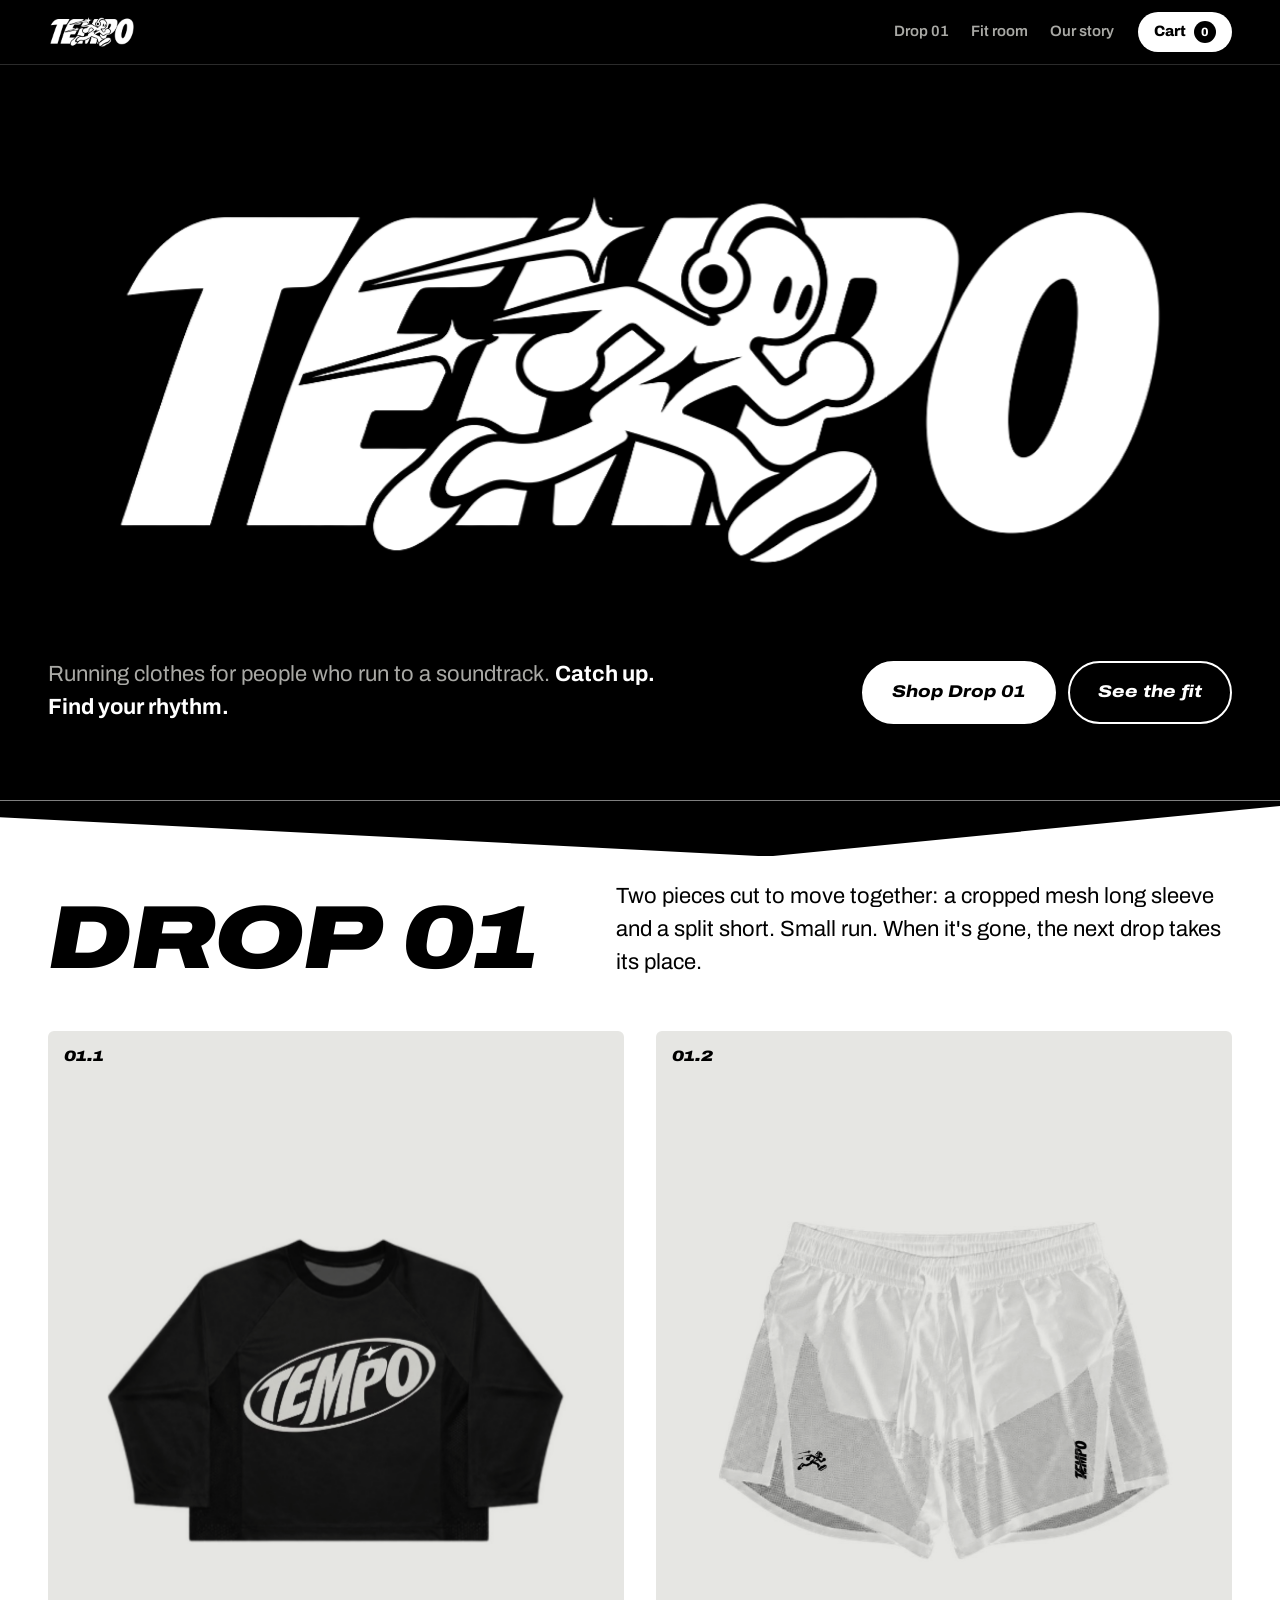
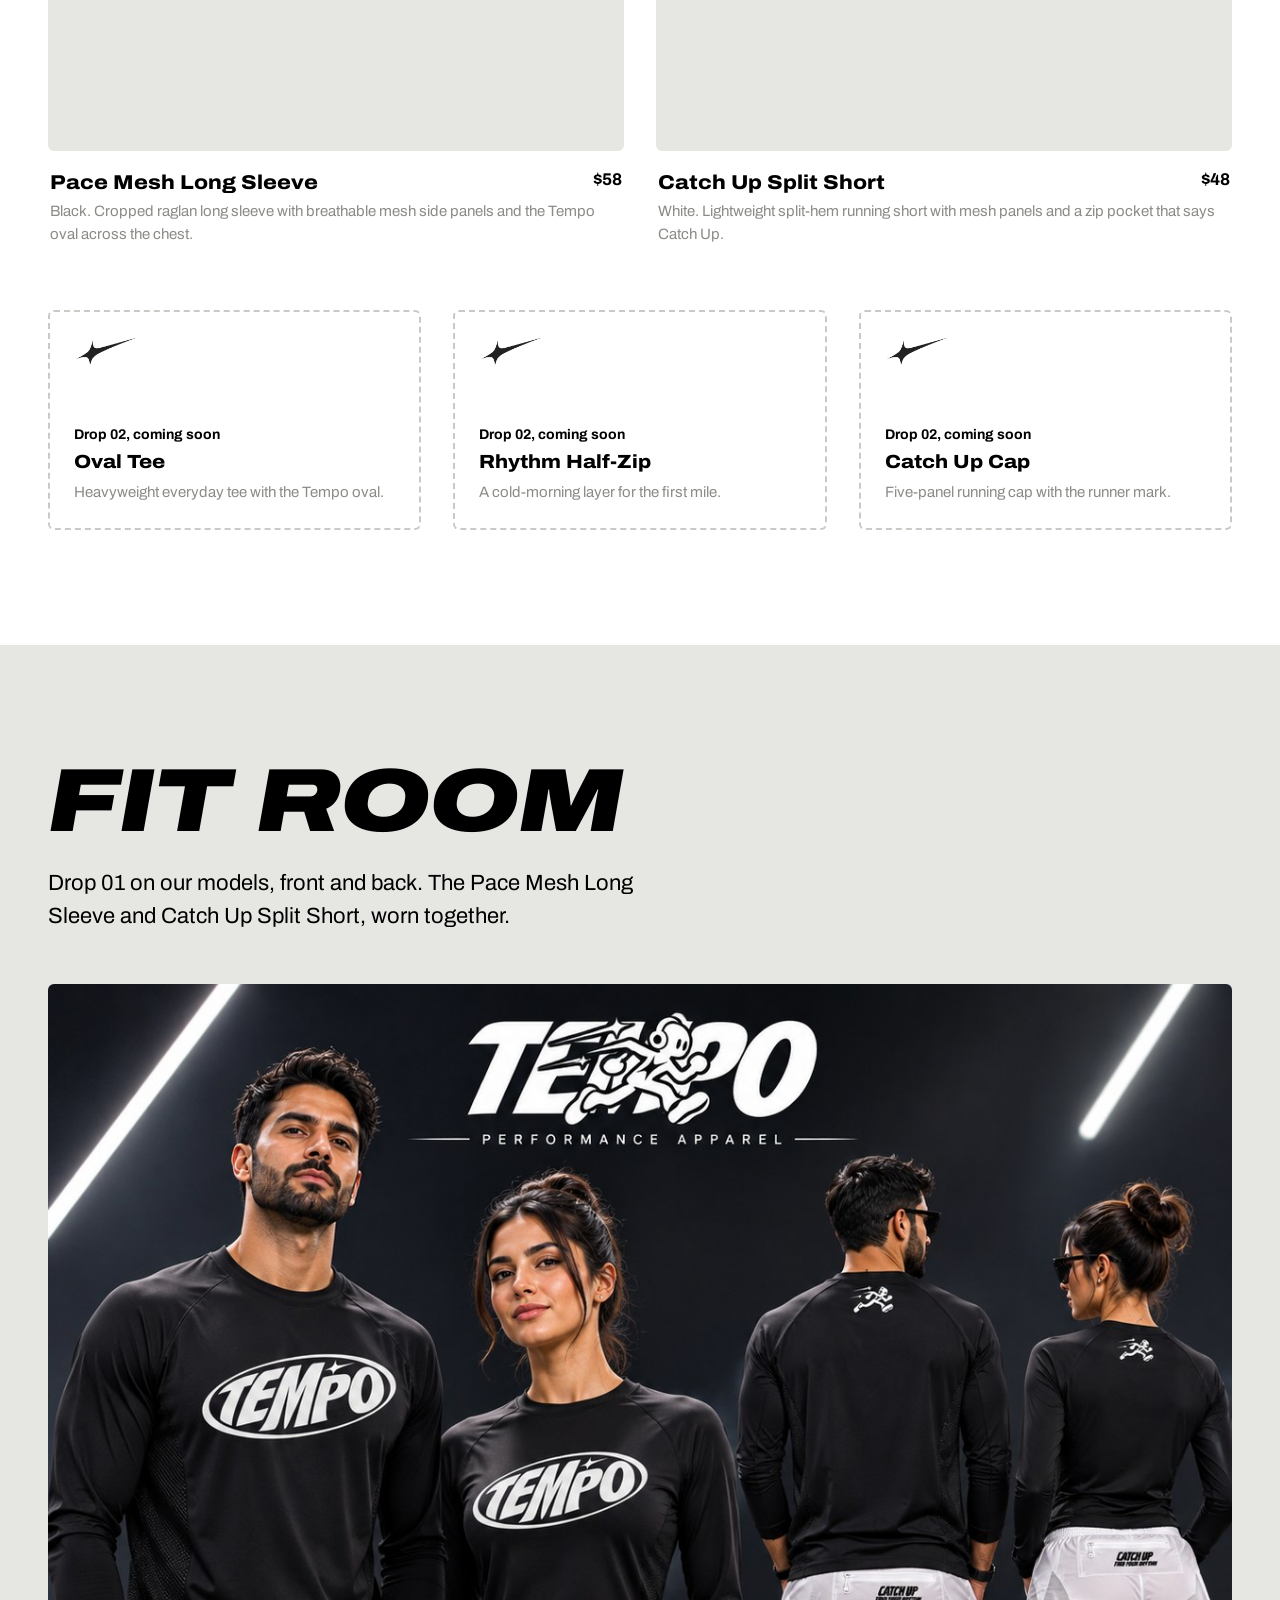
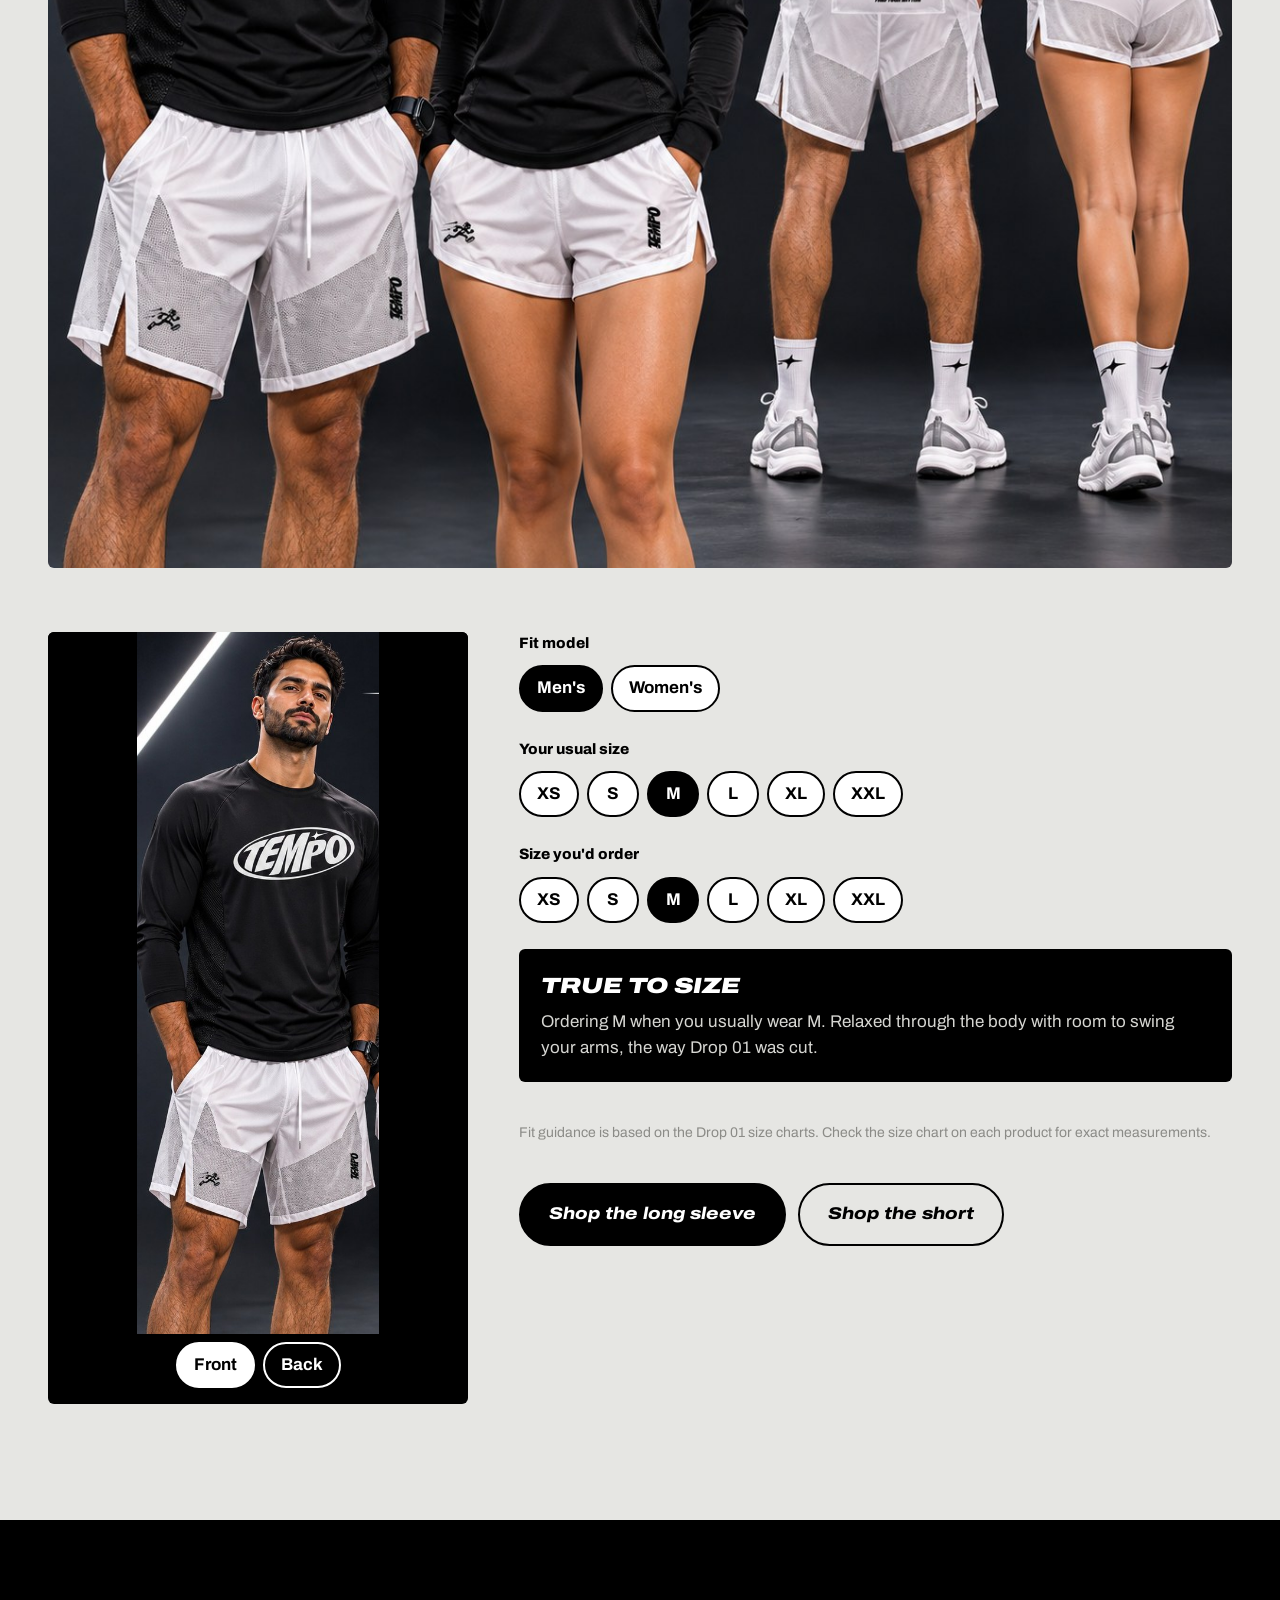
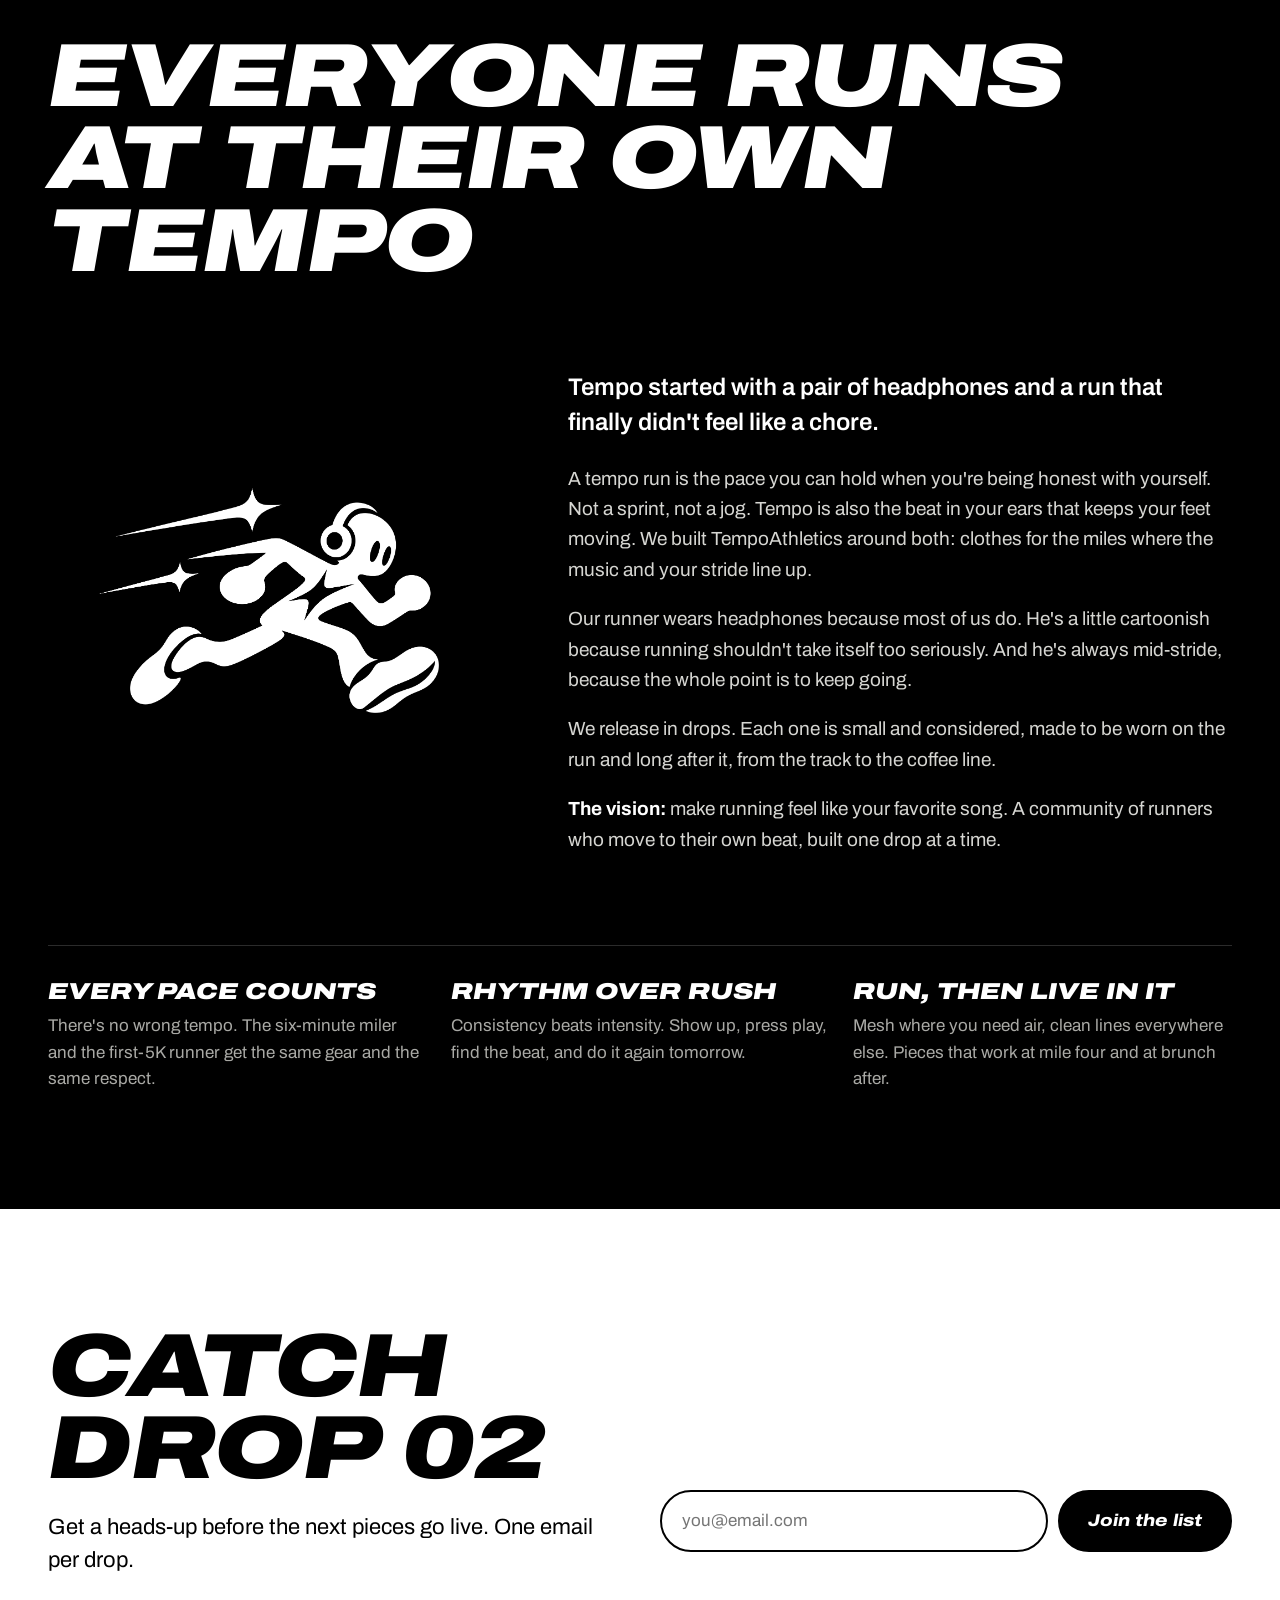
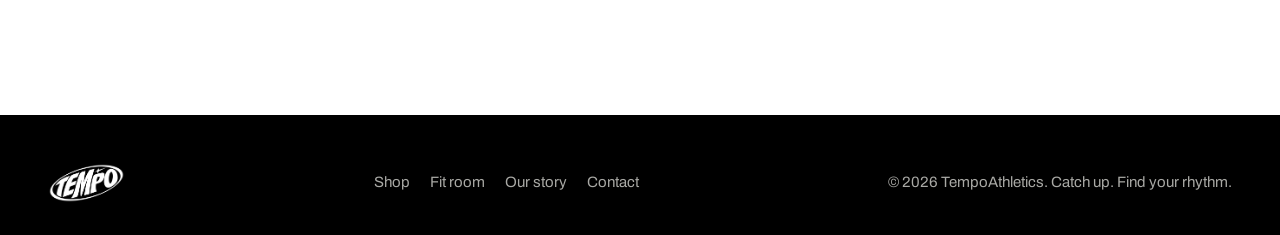
<file: index.html>
<!doctype html>
<html lang="en">
<head>
  <meta charset="utf-8">
  <meta name="viewport" content="width=device-width, initial-scale=1">
  <title>TempoAthletics — Catch up. Find your rhythm.</title>
  <meta name="description" content="TempoAthletics makes running clothes for people who run to a soundtrack. Shop Drop 01: the Pace Mesh Long Sleeve and Catch Up Split Short.">
  <meta property="og:title" content="TempoAthletics">
  <meta property="og:description" content="Catch up. Find your rhythm. Drop 01 is live.">
  <meta property="og:image" content="assets/logos/tempo-runner-wordmark-white.png">
  <meta name="theme-color" content="#000000">
  <link rel="icon" href="assets/logos/tempo-runner-black.png">
  <link rel="preconnect" href="https://fonts.googleapis.com">
  <link rel="preconnect" href="https://fonts.gstatic.com" crossorigin>
  <link href="https://fonts.googleapis.com/css2?family=Archivo:ital,wdth,wght@0,62..125,400..900;1,62..125,400..900&display=swap" rel="stylesheet">
  <link rel="stylesheet" href="css/style.css">
</head>
<body data-page="home">

<main>
  <!-- HERO -->
  <section class="hero" aria-labelledby="hero-title">
    <div class="wrap">
      <h1 id="hero-title" class="sr-only">TempoAthletics</h1>
      <div class="hero-mark">
        <img src="assets/logos/tempo-runner-wordmark-white.png" alt="Tempo wordmark with the headphone runner" width="1053" height="408">
      </div>
      <div class="hero-copy">
        <p class="lede">Running clothes for people who run to a soundtrack. <strong>Catch up. Find your rhythm.</strong></p>
        <div class="hero-actions">
          <a class="btn btn-solid-light" href="#drop">Shop Drop 01</a>
          <a class="btn btn-ghost-light" href="#fit-room">See the fit</a>
        </div>
      </div>
    </div>
  </section>
  <div class="hem" aria-hidden="true"></div>

  <!-- DROP 01 -->
  <section id="drop" aria-labelledby="drop-title" style="padding-top:24px">
    <div class="wrap">
      <div class="section-head">
        <h2 id="drop-title" class="display">Drop 01</h2>
        <p class="lede">Two pieces cut to move together: a cropped mesh long sleeve and a split short. Small run. When it's gone, the next drop takes its place.</p>
      </div>
      <div class="drop-grid" data-drop-grid></div>
      <div class="soon-row" data-soon-row aria-label="Coming in Drop 02"></div>
    </div>
  </section>

  <!-- FIT ROOM -->
  <section id="fit-room" class="fitroom" aria-labelledby="fit-title">
    <div class="wrap">
      <div class="section-head">
        <h2 id="fit-title" class="display">Fit room</h2>
        <p class="lede">Drop 01 on our models, front and back. The Pace Mesh Long Sleeve and Catch Up Split Short, worn together.</p>
      </div>

      <figure class="lookbook">
        <img src="assets/lookbook/drop-01-lookbook.jpg" alt="Men's and women's models wearing the black Pace Mesh Long Sleeve and white Catch Up Split Short, shown from the front and back" width="1254" height="1254" loading="lazy">
      </figure>

      <div class="builder">
        <div class="stage">
          <img data-stage alt="" width="410" height="1194">
          <div class="stage-toggle seg" role="group" aria-label="View">
            <button type="button" data-view="front" aria-pressed="true">Front</button>
            <button type="button" data-view="back" aria-pressed="false">Back</button>
          </div>
        </div>
        <div class="controls">
          <fieldset class="control">
            <legend>Fit model</legend>
            <div class="seg" data-ctl="sex">
              <button type="button" data-v="m" aria-pressed="true">Men's</button>
              <button type="button" data-v="f" aria-pressed="false">Women's</button>
            </div>
          </fieldset>
          <fieldset class="control">
            <legend>Your usual size</legend>
            <div class="seg" data-ctl="body"></div>
          </fieldset>
          <fieldset class="control">
            <legend>Size you'd order</legend>
            <div class="seg" data-ctl="size"></div>
          </fieldset>
          <div class="fit-readout" aria-live="polite" data-readout></div>
          <p class="fit-note">Fit guidance is based on the Drop 01 size charts. Check the size chart on each product for exact measurements.</p>
          <div class="hero-actions" style="justify-content:flex-start">
            <a class="btn btn-solid-dark" href="product.html?id=pace-long-sleeve">Shop the long sleeve</a>
            <a class="btn" href="product.html?id=catch-up-short">Shop the short</a>
          </div>
        </div>
      </div>
    </div>
  </section>

  <!-- STORY -->
  <section id="story" class="story" aria-labelledby="story-title">
    <div class="wrap">
      <h2 id="story-title" class="display story-title">Everyone runs at their own tempo</h2>
      <div class="story-grid">
        <div class="runner-col">
          <img class="runner" src="assets/logos/tempo-runner-white.png" alt="The Tempo runner, mid-stride with headphones on" width="1299" height="883" loading="lazy">
        </div>
        <div class="story-body">
          <p>Tempo started with a pair of headphones and a run that finally didn't feel like a chore.</p>
          <p>A tempo run is the pace you can hold when you're being honest with yourself. Not a sprint, not a jog. Tempo is also the beat in your ears that keeps your feet moving. We built TempoAthletics around both: clothes for the miles where the music and your stride line up.</p>
          <p>Our runner wears headphones because most of us do. He's a little cartoonish because running shouldn't take itself too seriously. And he's always mid-stride, because the whole point is to keep going.</p>
          <p>We release in drops. Each one is small and considered, made to be worn on the run and long after it, from the track to the coffee line.</p>
          <p><strong style="color:#fff">The vision:</strong> make running feel like your favorite song. A community of runners who move to their own beat, built one drop at a time.</p>
        </div>
      </div>
      <div class="beliefs">
        <div>
          <h3>Every pace counts</h3>
          <p>There's no wrong tempo. The six-minute miler and the first-5K runner get the same gear and the same respect.</p>
        </div>
        <div>
          <h3>Rhythm over rush</h3>
          <p>Consistency beats intensity. Show up, press play, find the beat, and do it again tomorrow.</p>
        </div>
        <div>
          <h3>Run, then live in it</h3>
          <p>Mesh where you need air, clean lines everywhere else. Pieces that work at mile four and at brunch after.</p>
        </div>
      </div>
    </div>
  </section>

  <!-- SIGNUP -->
  <section class="signup" aria-labelledby="signup-title">
    <div class="wrap signup-grid">
      <div>
        <h2 id="signup-title" class="display">Catch Drop 02</h2>
        <p class="lede">Get a heads-up before the next pieces go live. One email per drop.</p>
      </div>
      <div>
        <form data-signup novalidate>
          <label for="signup-email" class="sr-only">Email address</label>
          <input id="signup-email" type="email" placeholder="you@email.com" autocomplete="email" required>
          <button class="btn btn-solid-dark" type="submit">Join the list</button>
        </form>
        <p class="form-msg" data-signup-msg></p>
      </div>
    </div>
  </section>
</main>

<script src="js/app.js"></script>
<script src="js/home.js"></script>
</body>
</html>
</file>
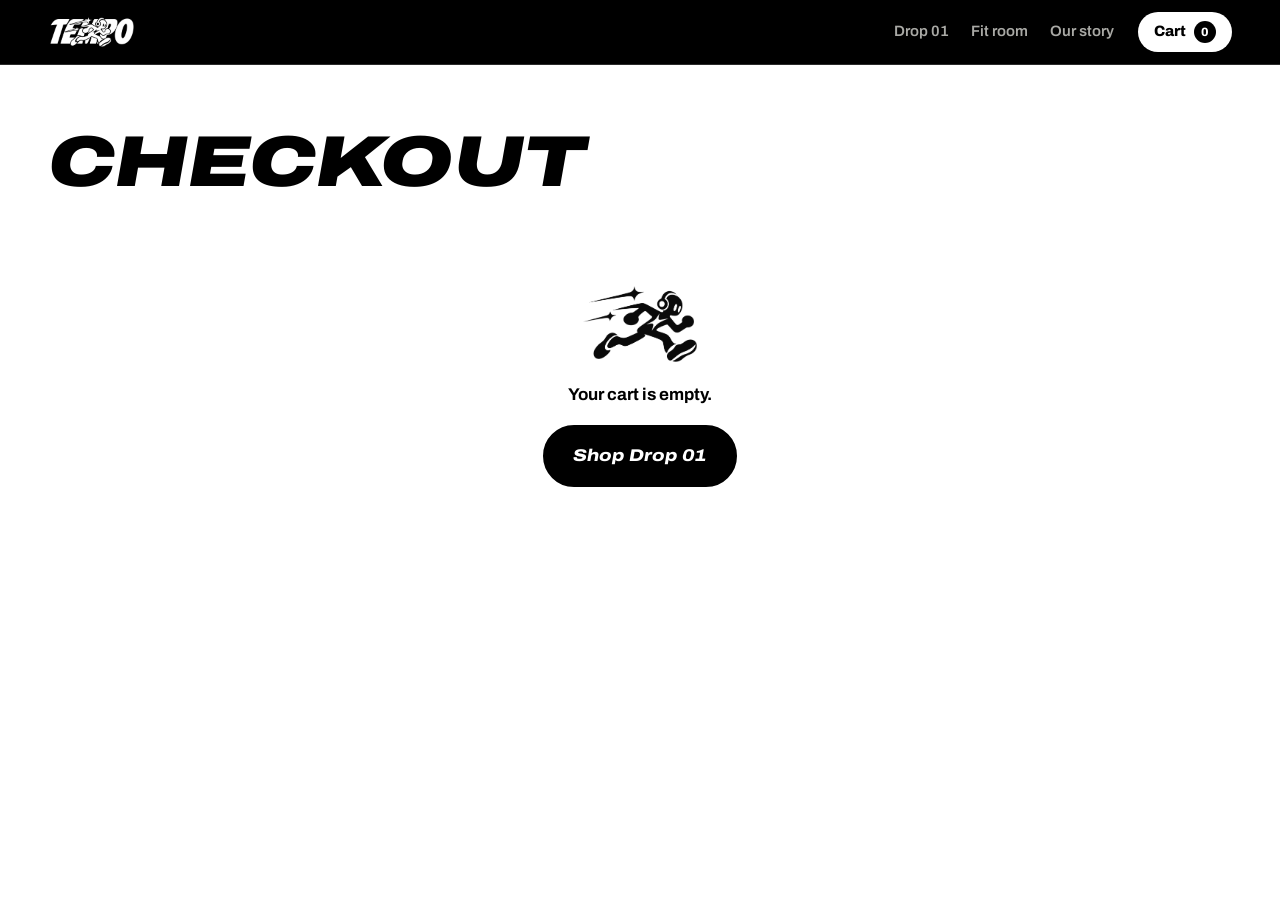
<file: checkout.html>
<!doctype html>
<html lang="en">
<head>
  <meta charset="utf-8">
  <meta name="viewport" content="width=device-width, initial-scale=1">
  <title>Checkout | TempoAthletics</title>
  <meta name="theme-color" content="#000000">
  <meta name="robots" content="noindex">
  <link rel="icon" href="assets/logos/tempo-runner-black.png">
  <link rel="preconnect" href="https://fonts.googleapis.com">
  <link rel="preconnect" href="https://fonts.gstatic.com" crossorigin>
  <link href="https://fonts.googleapis.com/css2?family=Archivo:ital,wdth,wght@0,62..125,400..900;1,62..125,400..900&display=swap" rel="stylesheet">
  <link rel="stylesheet" href="css/style.css">
</head>
<body data-page="checkout" data-no-footer>
<main class="checkout">
  <div class="wrap">
    <h1 class="display" style="font-size:clamp(40px,6vw,72px);margin-bottom:40px">Checkout</h1>
    <div class="checkout-grid" data-checkout>
      <form data-form novalidate>
        <fieldset class="fs">
          <legend>Contact</legend>
          <div class="field">
            <label for="email">Email</label>
            <input id="email" name="email" type="email" autocomplete="email" required>
            <span class="err" data-err="email"></span>
          </div>
        </fieldset>
        <fieldset class="fs">
          <legend>Shipping</legend>
          <div class="row-2">
            <div class="field"><label for="first">First name</label><input id="first" name="first" autocomplete="given-name" required><span class="err" data-err="first"></span></div>
            <div class="field"><label for="last">Last name</label><input id="last" name="last" autocomplete="family-name" required><span class="err" data-err="last"></span></div>
          </div>
          <div class="field"><label for="address">Address</label><input id="address" name="address" autocomplete="address-line1" required><span class="err" data-err="address"></span></div>
          <div class="field"><label for="address2">Apartment, suite (optional)</label><input id="address2" name="address2" autocomplete="address-line2"></div>
          <div class="row-3">
            <div class="field"><label for="city">City</label><input id="city" name="city" autocomplete="address-level2" required><span class="err" data-err="city"></span></div>
            <div class="field"><label for="state">State</label><input id="state" name="state" autocomplete="address-level1" maxlength="2" placeholder="NV" required><span class="err" data-err="state"></span></div>
            <div class="field"><label for="zip">ZIP</label><input id="zip" name="zip" autocomplete="postal-code" inputmode="numeric" required><span class="err" data-err="zip"></span></div>
          </div>
          <div class="field">
            <label for="country">Country</label>
            <select id="country" name="country" autocomplete="country"><option value="US">United States</option></select>
          </div>
        </fieldset>
        <button class="btn btn-solid-dark btn-block" type="submit" data-pay>Continue to payment</button>
        <p class="err" data-form-err role="alert"></p>
        <p class="secure-note">Payment is handled on Stripe's secure checkout page. TempoAthletics never sees or stores your card number.</p>
      </form>
      <aside class="summary-card" aria-label="Order summary">
        <h2 class="display" style="font-size:24px;margin-bottom:8px">Your order</h2>
        <div data-summary></div>
      </aside>
    </div>
  </div>
</main>

<script src="js/app.js"></script>
<script>
(function () {
  const form = document.querySelector("[data-form]");
  function renderSummary() {
    const items = Tempo.readCart();
    const box = document.querySelector("[data-summary]");
    if (!items.length) {
      document.querySelector("[data-checkout]").innerHTML = `
        <div class="empty" style="grid-column:1/-1">
          <img src="assets/logos/tempo-runner-black.png" alt="">
          <p><strong>Your cart is empty.</strong></p>
          <a class="btn btn-solid-dark" href="index.html#drop">Shop Drop 01</a>
        </div>`;
      return;
    }
    const t = Tempo.totals(items);
    box.innerHTML = items.map((i) => Tempo.lineItemHTML(i, true)).join("") + `
      <div class="totals" style="margin-top:16px">
        <div><span>Subtotal</span><span>${Tempo.money(t.subtotal)}</span></div>
        <div><span>Shipping</span><span>${t.shipping ? Tempo.money(t.shipping) : "Free"}</span></div>
        <div><span>Tax</span><span>Calculated at payment</span></div>
        <div class="grand"><span>Total</span><span>${Tempo.money(t.total)}</span></div>
      </div>`;
  }
  document.addEventListener("catalog:ready", renderSummary);
  document.addEventListener("cart:change", renderSummary);

  const rules = {
    email: (v) => /^[^\s@]+@[^\s@]+\.[^\s@]+$/.test(v) || "Enter an email like name@example.com.",
    first: (v) => !!v || "Enter your first name.",
    last: (v) => !!v || "Enter your last name.",
    address: (v) => !!v || "Enter a street address.",
    city: (v) => !!v || "Enter a city.",
    state: (v) => /^[A-Za-z]{2}$/.test(v) || "Use the two-letter state code, like NV.",
    zip: (v) => /^\d{5}(-\d{4})?$/.test(v) || "Enter a 5-digit ZIP code.",
  };

  form.addEventListener("submit", async (e) => {
    e.preventDefault();
    const data = Object.fromEntries(new FormData(form).entries());
    Object.keys(data).forEach((k) => (data[k] = String(data[k]).trim()));
    let firstBad = null;
    for (const [k, test] of Object.entries(rules)) {
      const r = test(data[k] || "");
      const input = form.elements[k];
      const err = form.querySelector(`[data-err="${k}"]`);
      if (r !== true) { err.textContent = r; input.setAttribute("aria-invalid", "true"); firstBad = firstBad || input; }
      else { err.textContent = ""; input.removeAttribute("aria-invalid"); }
    }
    if (firstBad) { firstBad.focus(); return; }

    const btn = form.querySelector("[data-pay]");
    const formErr = document.querySelector("[data-form-err]");
    btn.disabled = true; btn.textContent = "Opening secure payment…"; formErr.textContent = "";
    const order = { items: Tempo.readCart(), customer: data };
    try {
      const res = await fetch("api/checkout", {
        method: "POST", headers: { "Content-Type": "application/json" }, body: JSON.stringify(order),
      });
      const out = await res.json().catch(() => ({}));
      if (res.ok && out.url) { location.href = out.url; return; }
      if (out.demo || res.status === 404 || res.status === 501) {
        // Payments not connected yet: record a demo order so the flow can be tested end to end.
        try { sessionStorage.setItem("tempo-last-order", JSON.stringify({ ...order, total: Tempo.totals(order.items).total })); } catch (x) {}
        location.href = "success.html?demo=1";
        return;
      }
      throw new Error(out.error || "Payment could not be started.");
    } catch (err) {
      formErr.textContent = `${err.message} Check your connection and try again.`;
      btn.disabled = false; btn.textContent = "Continue to payment";
    }
  });
})();
</script>
</body>
</html>
</file>
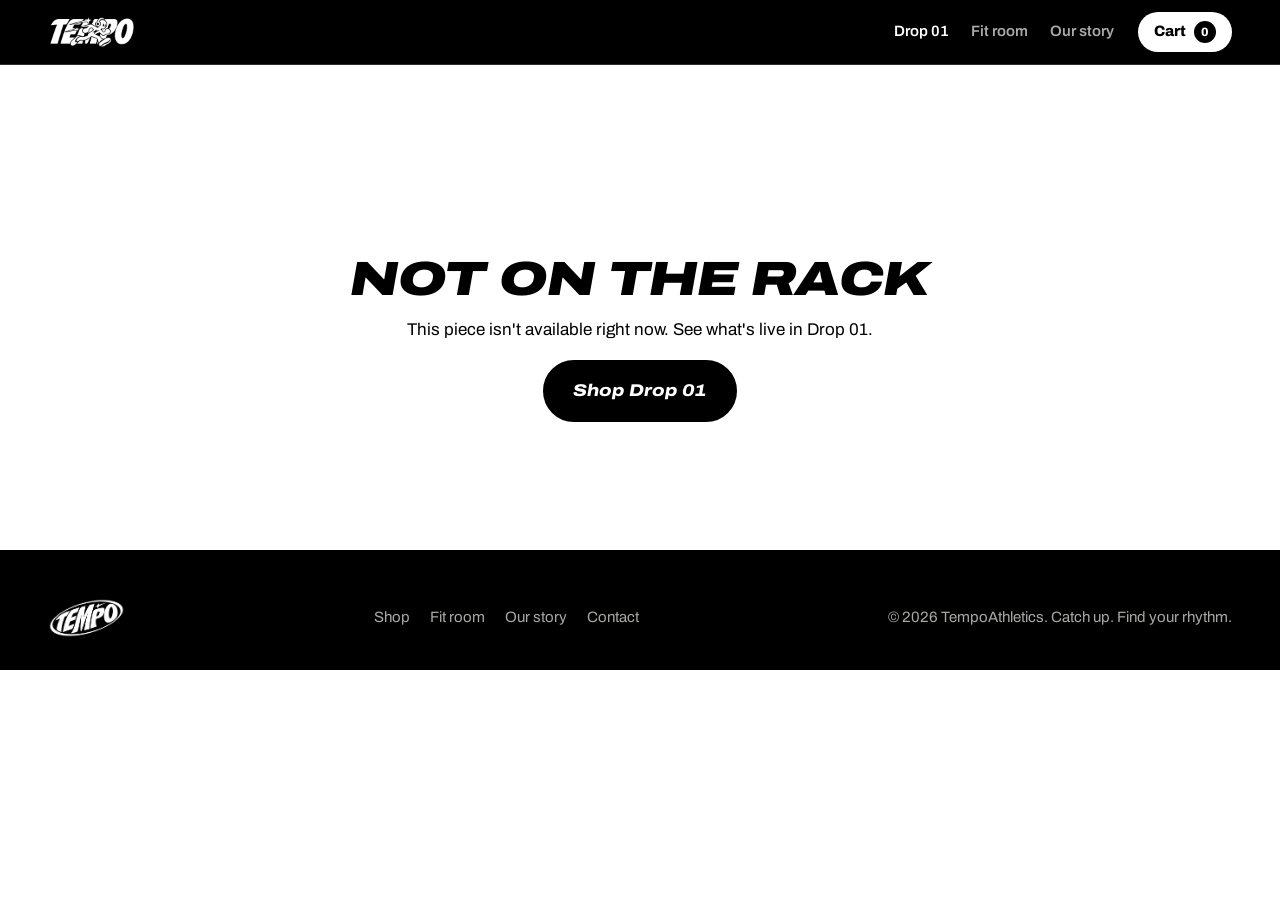
<file: product.html>
<!doctype html>
<html lang="en">
<head>
  <meta charset="utf-8">
  <meta name="viewport" content="width=device-width, initial-scale=1">
  <title>TempoAthletics</title>
  <meta name="theme-color" content="#000000">
  <link rel="icon" href="assets/logos/tempo-runner-black.png">
  <link rel="preconnect" href="https://fonts.googleapis.com">
  <link rel="preconnect" href="https://fonts.gstatic.com" crossorigin>
  <link href="https://fonts.googleapis.com/css2?family=Archivo:ital,wdth,wght@0,62..125,400..900;1,62..125,400..900&display=swap" rel="stylesheet">
  <link rel="stylesheet" href="css/style.css">
</head>
<body data-page="drop">
<main class="pdp">
  <div class="wrap" data-pdp></div>
</main>

<script src="js/app.js"></script>
<script>
document.addEventListener("catalog:ready", () => {
  const id = new URLSearchParams(location.search).get("id");
  const p = Tempo.findProduct(id);
  const root = document.querySelector("[data-pdp]");
  if (!p || p.status !== "available") {
    root.innerHTML = `<div class="confirm"><h1 class="display" style="font-size:48px">Not on the rack</h1>
      <p>This piece isn't available right now. See what's live in Drop 01.</p>
      <a class="btn btn-solid-dark" href="index.html#drop">Shop Drop 01</a></div>`;
    return;
  }
  document.title = `${p.name} | TempoAthletics`;
  let size = null;
  root.innerHTML = `
    <div class="pdp-grid">
      <div class="gallery${p.modelImages ? " with-photos" : ""}">
        ${p.images.map((src, i) => `<div class="shot"><img src="${src}" alt="${p.name}, ${i ? "back" : "front"}"></div>`).join("")}
        ${(p.modelImages || []).map((src) => `<div class="shot photo"><img src="${src}" alt="${p.name} on model" loading="lazy"></div>`).join("")}
      </div>
      <div class="buy">
        <p class="muted" style="margin:0 0 8px">Drop 0${p.drop}, ${p.category}</p>
        <h1 class="display">${p.name}</h1>
        <div class="price">${Tempo.money(p.price)}</div>
        <p class="summary">${p.color}. ${p.summary}</p>
        <div class="size-row"><strong>Size</strong><button type="button" data-chart>Size chart</button></div>
        <div class="size-grid" role="group" aria-label="Choose a size">
          ${p.sizes.map((s) => `<button type="button" data-size="${s}" aria-pressed="false">${s}</button>`).join("")}
        </div>
        <p class="err" data-size-err></p>
        <button class="btn btn-solid-dark btn-block" type="button" data-add>Add to cart, ${Tempo.money(p.price)}</button>
        <a class="btn btn-block" href="index.html?size=M#fit-room" data-fit-link style="margin-top:10px">See it on our models</a>
        <details open>
          <summary>Fit</summary>
          <p>${p.fit}</p>
        </details>
        <details>
          <summary>Details</summary>
          <ul class="detail-list">${p.details.map((d) => `<li>${d}</li>`).join("")}</ul>
        </details>
        <details data-chart-panel>
          <summary>Size chart</summary>
          <table class="size-table">
            <thead><tr>${p.sizeChart.headers.map((h) => `<th>${h}</th>`).join("")}</tr></thead>
            <tbody>${p.sizeChart.rows.map((r) => `<tr>${r.map((c) => `<td>${c}</td>`).join("")}</tr>`).join("")}</tbody>
          </table>
        </details>
        <details>
          <summary>Shipping and returns</summary>
          <p>Free shipping on orders over ${Tempo.money(Tempo.catalog.freeShippingThreshold)}. Unworn items can be returned within 30 days.</p>
        </details>
      </div>
    </div>`;

  root.querySelector(".size-grid").addEventListener("click", (e) => {
    const b = e.target.closest("[data-size]");
    if (!b) return;
    size = b.dataset.size;
    root.querySelectorAll("[data-size]").forEach((x) => x.setAttribute("aria-pressed", String(x === b)));
    root.querySelector("[data-size-err]").textContent = "";
    root.querySelector("[data-fit-link]").href = `index.html?size=${size}#fit-room`;
  });
  root.querySelector("[data-chart]").addEventListener("click", () => {
    const d = root.querySelector("[data-chart-panel]");
    d.open = true; d.scrollIntoView({ behavior: "smooth", block: "center" });
  });
  root.querySelector("[data-add]").addEventListener("click", () => {
    if (!size) { root.querySelector("[data-size-err]").textContent = "Choose a size to add this to your cart."; return; }
    Tempo.addToCart(p.id, size, 1);
    Tempo.toast(`Added ${p.name}, size ${size}`);
    Tempo.openCart();
  });
});
</script>
</body>
</html>
</file>
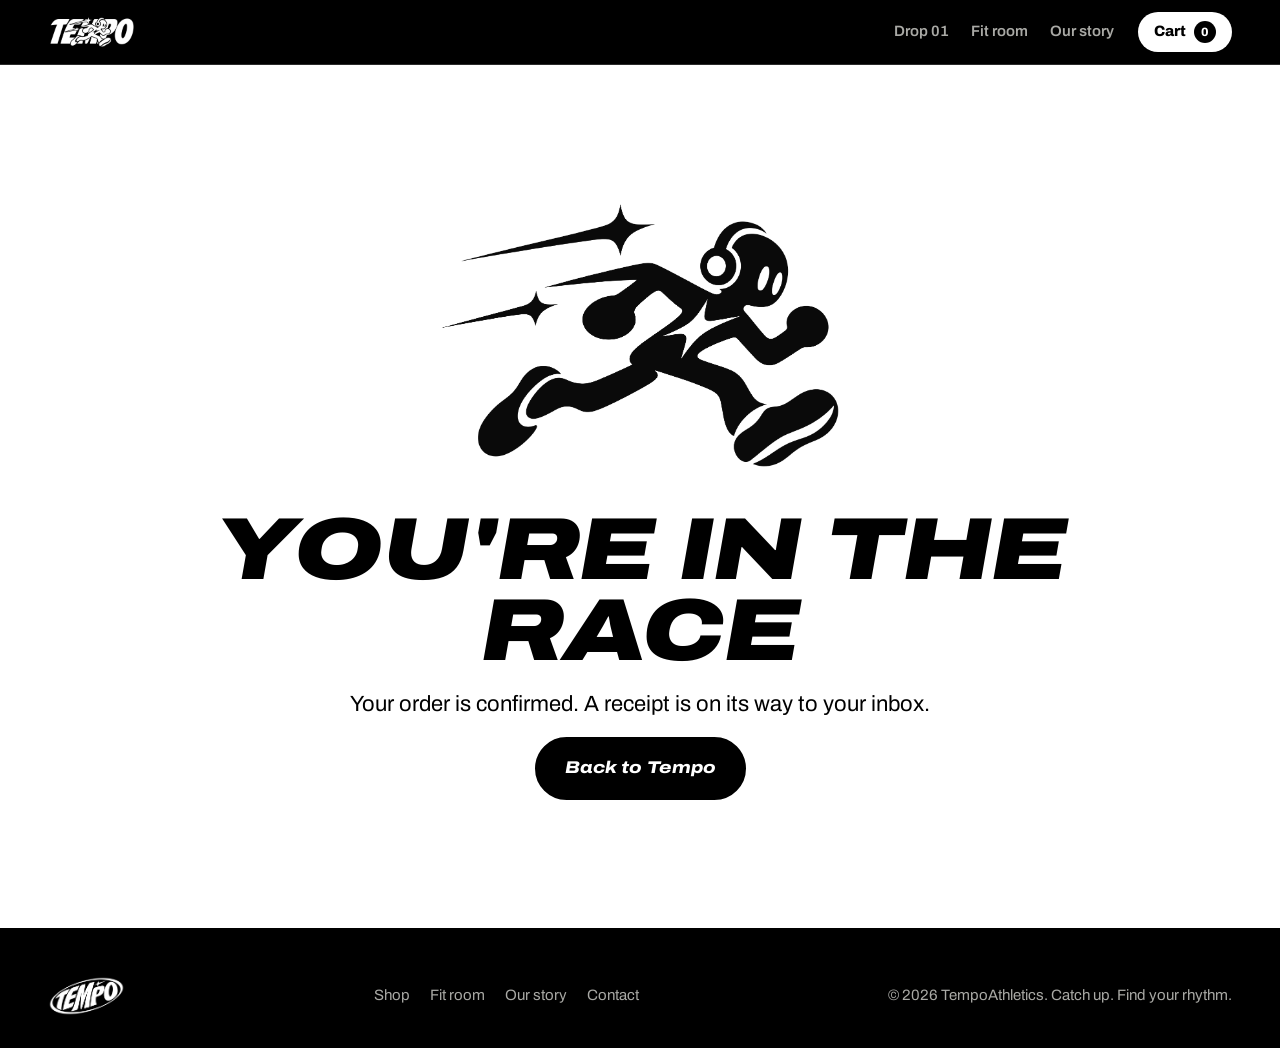
<file: success.html>
<!doctype html>
<html lang="en">
<head>
  <meta charset="utf-8">
  <meta name="viewport" content="width=device-width, initial-scale=1">
  <title>Order confirmed | TempoAthletics</title>
  <meta name="theme-color" content="#000000">
  <meta name="robots" content="noindex">
  <link rel="icon" href="assets/logos/tempo-runner-black.png">
  <link rel="preconnect" href="https://fonts.googleapis.com">
  <link rel="preconnect" href="https://fonts.gstatic.com" crossorigin>
  <link href="https://fonts.googleapis.com/css2?family=Archivo:ital,wdth,wght@0,62..125,400..900;1,62..125,400..900&display=swap" rel="stylesheet">
  <link rel="stylesheet" href="css/style.css">
</head>
<body>
<main class="confirm">
  <div class="wrap">
    <img src="assets/logos/tempo-runner-black.png" alt="The Tempo runner">
    <h1 class="display" style="font-size:clamp(40px,7vw,88px)">You're in the race</h1>
    <p class="lede" data-msg>Your order is confirmed. A receipt is on its way to your inbox.</p>
    <a class="btn btn-solid-dark" href="index.html">Back to Tempo</a>
  </div>
</main>
<script src="js/app.js"></script>
<script>
document.addEventListener("catalog:ready", () => {
  const params = new URLSearchParams(location.search);
  if (params.get("demo")) {
    document.querySelector("[data-msg]").textContent =
      "Test order placed. Payments aren't connected yet, so no card was charged.";
  }
  Tempo.clearCart();
});
</script>
</body>
</html>
</file>
<file: css/style.css>
/* TempoAthletics — design tokens
   Monochrome like the garments: black top, white short, mesh grey in between. */
:root {
  --ink: #000000;
  --paper: #ffffff;
  --mesh: #e6e6e3;       /* light mesh panel */
  --mesh-deep: #8b8b87;  /* mesh shadow / secondary text on white */
  --smoke: #a9a9a5;      /* secondary text on black */
  --rule-dark: #2b2b2b;
  --pace: 0.6s;          /* one beat */
  --font: "Archivo", system-ui, sans-serif;
  --gutter: clamp(16px, 4vw, 48px);
  --max: 1280px;
}

*, *::before, *::after { box-sizing: border-box; }
html { -webkit-text-size-adjust: 100%; }
body {
  margin: 0;
  background: var(--paper);
  color: var(--ink);
  font-family: var(--font);
  font-size: 17px;
  line-height: 1.55;
  font-variation-settings: "wdth" 100;
}
img { max-width: 100%; display: block; }
a { color: inherit; }
button { font: inherit; color: inherit; }
:focus-visible { outline: 3px solid var(--mesh-deep); outline-offset: 3px; }
.wrap { max-width: var(--max); margin: 0 auto; padding: 0 var(--gutter); }
.sr-only { position: absolute; width: 1px; height: 1px; overflow: hidden; clip: rect(0 0 0 0); white-space: nowrap; }

/* Display type: expanded, italic, heavy — the logo's posture */
.display {
  font-style: italic;
  font-weight: 900;
  font-variation-settings: "wdth" 125;
  text-transform: uppercase;
  letter-spacing: -0.01em;
  line-height: 0.92;
  margin: 0;
}
h2.display { font-size: clamp(40px, 7vw, 96px); }
h3 { font-size: 22px; line-height: 1.2; margin: 0 0 8px; font-weight: 800; font-variation-settings: "wdth" 112; }
.lede { font-size: clamp(18px, 2vw, 22px); line-height: 1.5; max-width: 34em; }
.muted { color: var(--mesh-deep); }

/* ---------- Header ---------- */
.site-header {
  position: sticky; top: 0; z-index: 40;
  background: var(--ink); color: var(--paper);
  border-bottom: 1px solid var(--rule-dark);
}
.site-header .wrap { display: flex; align-items: center; gap: 24px; height: 64px; }
.brand img { height: 34px; width: auto; }
.nav { display: flex; gap: 22px; margin-left: auto; }
.nav a { text-decoration: none; font-weight: 600; font-size: 15px; color: var(--smoke); }
.nav a:hover, .nav a[aria-current="page"] { color: var(--paper); }
.cart-btn {
  display: inline-flex; align-items: center; gap: 8px;
  background: var(--paper); color: var(--ink); border: 0; border-radius: 999px;
  padding: 8px 16px; font-weight: 800; cursor: pointer; font-size: 15px;
}
.cart-count {
  background: var(--ink); color: var(--paper); border-radius: 999px;
  min-width: 22px; height: 22px; display: inline-grid; place-items: center; font-size: 12px; padding: 0 6px;
}
@media (max-width: 720px) {
  .nav { display: none; }
  .site-header .wrap { justify-content: space-between; }
}

/* ---------- Buttons ---------- */
.btn {
  display: inline-flex; align-items: center; justify-content: center; gap: 10px;
  padding: 16px 28px; border-radius: 999px; border: 2px solid currentColor;
  font-weight: 800; font-style: italic; font-variation-settings: "wdth" 118;
  text-decoration: none; cursor: pointer; font-size: 17px; background: transparent;
  transition: background .15s, color .15s;
}
.btn-solid-light { background: var(--paper); color: var(--ink); border-color: var(--paper); }
.btn-solid-light:hover { background: var(--mesh); }
.btn-solid-dark { background: var(--ink); color: var(--paper); border-color: var(--ink); }
.btn-solid-dark:hover { background: #2a2a2a; }
.btn-ghost-light { color: var(--paper); }
.btn-ghost-light:hover { background: var(--paper); color: var(--ink); }
.btn[disabled] { opacity: .45; cursor: not-allowed; }
.btn-block { width: 100%; }

/* ---------- Hero ---------- */
.hero {
  background: var(--ink); color: var(--paper);
  overflow: hidden; position: relative;
  padding: clamp(48px, 8vw, 110px) 0 0;
}
.hero-mark {
  width: min(1100px, 100%); margin: 0 auto;
}
.hero-mark img { width: 100%; height: auto; }
.hero-copy {
  display: grid; grid-template-columns: 1.2fr 1fr; gap: 40px; align-items: end;
  padding: clamp(32px, 5vw, 64px) 0 clamp(48px, 6vw, 80px);
}
.hero-copy .lede { color: var(--smoke); margin: 0; }
.hero-copy .lede strong { color: var(--paper); font-weight: 700; }
.hero-actions { display: flex; flex-wrap: wrap; gap: 12px; justify-content: flex-end; }
@media (max-width: 820px) {
  .hero-copy { grid-template-columns: 1fr; }
  .hero-actions { justify-content: flex-start; }
}
/* The one orchestrated motion: the wordmark sprints in once */
@media (prefers-reduced-motion: no-preference) {
  .hero-mark img { animation: sprint-in 1.1s cubic-bezier(.16,.84,.3,1) both; }
  @keyframes sprint-in {
    0% { transform: translateX(-38%) skewX(-18deg); opacity: 0; filter: blur(10px); }
    60% { filter: blur(0); opacity: 1; }
    80% { transform: translateX(1.5%) skewX(3deg); }
    100% { transform: none; }
  }
}

/* Tempo strip — a split hem: black meets white */
.hem {
  height: 56px; background: var(--paper); position: relative;
}
.hem::before {
  content: ""; position: absolute; inset: 0 0 auto 0; height: 56px; background: var(--ink);
  clip-path: polygon(0 0, 100% 0, 100% 10%, 60% 100%, 0 30%);
}

/* ---------- Sections ---------- */
section { padding: clamp(64px, 9vw, 128px) 0; }
.section-head { display: flex; justify-content: space-between; align-items: end; gap: 24px; margin-bottom: clamp(32px, 4vw, 56px); flex-wrap: wrap; }
.section-head p { margin: 0; max-width: 28em; }

/* ---------- Product grid ---------- */
.drop-grid { display: grid; grid-template-columns: repeat(2, 1fr); gap: clamp(16px, 2.5vw, 32px); }
.product-card { text-decoration: none; display: block; position: relative; }
.product-card .frame {
  background: var(--mesh); aspect-ratio: 4 / 5; display: grid; place-items: center;
  overflow: hidden; position: relative; border-radius: 6px;
}
.product-card .frame img { width: 86%; mix-blend-mode: multiply; transition: opacity .25s; }
.product-card .frame img.alt { position: absolute; opacity: 0; }
.product-card:hover .frame img.alt, .product-card:focus-visible .frame img.alt { opacity: 1; }
.product-card:hover .frame img.main, .product-card:focus-visible .frame img.main { opacity: 0; }
.product-card .meta { display: flex; justify-content: space-between; gap: 16px; padding: 16px 2px 0; }
.product-card .name { font-weight: 800; font-size: 20px; font-variation-settings: "wdth" 112; }
.product-card .price { font-weight: 700; }
.product-card .sub { color: var(--mesh-deep); font-size: 15px; padding: 2px 2px 0; }
.item-no {
  position: absolute; top: 14px; left: 16px; font-weight: 900; font-style: italic;
  font-variation-settings: "wdth" 125; font-size: 15px;
}

.soon-row { display: grid; grid-template-columns: repeat(3, 1fr); gap: clamp(16px, 2.5vw, 32px); margin-top: clamp(40px, 5vw, 72px); }
.soon-card {
  border: 2px dashed #c9c9c5; border-radius: 6px; padding: 24px; min-height: 220px;
  display: flex; flex-direction: column; justify-content: space-between;
}
.soon-card img { width: 64px; opacity: .9; }
.soon-card .name { font-weight: 800; font-size: 19px; font-variation-settings: "wdth" 112; }
.soon-card p { margin: 4px 0 0; color: var(--mesh-deep); font-size: 15px; }
.soon-tag { font-weight: 700; font-size: 14px; }
@media (max-width: 820px) {
  .drop-grid { grid-template-columns: 1fr; }
  .soon-row { grid-template-columns: 1fr; }
}

/* ---------- Story ---------- */
.story { background: var(--ink); color: var(--paper); }
.story-grid { display: grid; grid-template-columns: 1fr 1fr; gap: clamp(32px, 6vw, 96px); align-items: start; }
.story-grid .runner { width: 100%; max-width: 520px; }
.story-body p { font-size: 19px; line-height: 1.6; color: #d6d6d2; max-width: 32em; }
.story-body p:first-of-type { color: var(--paper); font-size: 24px; line-height: 1.45; font-weight: 600; }
.beliefs { display: grid; grid-template-columns: repeat(3, 1fr); gap: 24px; margin-top: clamp(56px, 7vw, 96px); border-top: 1px solid var(--rule-dark); padding-top: 32px; }
.beliefs h3 { font-style: italic; font-variation-settings: "wdth" 125; font-weight: 900; text-transform: uppercase; font-size: 24px; }
.beliefs p { color: var(--smoke); margin: 0; }
@media (max-width: 820px) {
  .story-grid, .beliefs { grid-template-columns: 1fr; }
}

/* ---------- Fit room ---------- */
.fitroom { background: var(--mesh); }
.lineup {
  display: grid; grid-template-columns: repeat(6, 1fr); gap: 8px; align-items: end;
  background: var(--paper); border-radius: 6px; padding: 24px 16px 16px;
}
.lineup figure { margin: 0; text-align: center; }
.lineup svg { width: 100%; height: auto; }
.lineup figcaption { font-size: 14px; line-height: 1.35; padding-top: 8px; }
.lineup figcaption b { display: block; font-size: 15px; }
@media (max-width: 900px) { .lineup { grid-template-columns: repeat(3, 1fr); row-gap: 28px; } }

.builder { display: grid; grid-template-columns: minmax(260px, 420px) 1fr; gap: clamp(24px, 4vw, 56px); margin-top: clamp(40px, 5vw, 64px); align-items: start; }
.stage { background: var(--paper); border-radius: 6px; padding: 16px; position: sticky; top: 80px; }
.stage svg { width: 100%; height: auto; max-height: 72vh; }
.stage-toggle { display: flex; gap: 8px; justify-content: center; margin-top: 8px; }
.controls { display: grid; gap: 26px; }
.control legend, .control > label { font-weight: 800; font-size: 15px; margin-bottom: 10px; display: block; padding: 0; }
.control { border: 0; padding: 0; margin: 0; }
.seg { display: flex; flex-wrap: wrap; gap: 8px; }
.seg button {
  border: 2px solid var(--ink); background: var(--paper); border-radius: 999px;
  padding: 8px 16px; cursor: pointer; font-weight: 700; min-width: 52px;
}
.seg button[aria-pressed="true"] { background: var(--ink); color: var(--paper); }
.seg button:disabled { opacity: .35; cursor: not-allowed; }
.tones { display: flex; gap: 10px; }
.tones button { width: 36px; height: 36px; border-radius: 50%; border: 2px solid transparent; cursor: pointer; box-shadow: inset 0 0 0 2px var(--paper); }
.tones button[aria-pressed="true"] { border-color: var(--ink); }
input[type="range"] { width: 100%; accent-color: var(--ink); }
.fit-readout { background: var(--ink); color: var(--paper); border-radius: 6px; padding: 20px 22px; }
.fit-readout strong { display: block; font-size: 22px; font-style: italic; font-weight: 900; font-variation-settings: "wdth" 125; text-transform: uppercase; }
.fit-readout p { margin: 6px 0 0; color: #d6d6d2; }
.fit-note { font-size: 14px; color: var(--mesh-deep); }
@media (max-width: 820px) {
  .builder { grid-template-columns: 1fr; }
  .stage { position: static; }
  .stage svg { max-height: 60vh; }
}

/* ---------- Newsletter / footer ---------- */
.signup { background: var(--paper); border-top: 2px solid var(--ink); }
.signup-grid { display: grid; grid-template-columns: 1fr 1fr; gap: 40px; align-items: end; }
.signup form { display: flex; gap: 10px; }
.signup input {
  flex: 1; min-width: 0; padding: 16px 20px; border: 2px solid var(--ink); border-radius: 999px; font: inherit;
}
.form-msg { font-size: 15px; margin-top: 10px; min-height: 1.5em; }
@media (max-width: 820px) { .signup-grid { grid-template-columns: 1fr; } .signup form { flex-direction: column; } }

.site-footer { background: var(--ink); color: var(--smoke); padding: 48px 0 32px; font-size: 15px; }
.site-footer .wrap { display: flex; justify-content: space-between; gap: 24px; flex-wrap: wrap; align-items: center; }
.site-footer img { height: 40px; width: auto; }
.site-footer nav { display: flex; gap: 20px; flex-wrap: wrap; }
.site-footer a { text-decoration: none; }
.site-footer a:hover { color: var(--paper); }

/* ---------- Cart drawer ---------- */
.drawer-scrim { position: fixed; inset: 0; background: rgba(0,0,0,.5); opacity: 0; pointer-events: none; transition: opacity .2s; z-index: 60; }
.drawer {
  position: fixed; top: 0; right: 0; bottom: 0; width: min(440px, 100%);
  background: var(--paper); z-index: 61; transform: translateX(100%); transition: transform .3s cubic-bezier(.2,.8,.2,1);
  display: flex; flex-direction: column;
}
body.cart-open .drawer { transform: none; }
body.cart-open .drawer-scrim { opacity: 1; pointer-events: auto; }
.drawer-head { display: flex; justify-content: space-between; align-items: center; padding: 20px 24px; border-bottom: 2px solid var(--ink); }
.drawer-head h2 { font-size: 26px; }
.icon-btn { background: none; border: 0; cursor: pointer; font-size: 28px; line-height: 1; padding: 4px 8px; }
.drawer-body { flex: 1; overflow-y: auto; padding: 8px 24px; }
.drawer-foot { padding: 20px 24px; border-top: 1px solid #ddd; }
.ship-meter { font-size: 14px; margin-bottom: 14px; }
.ship-meter .bar { height: 6px; background: var(--mesh); border-radius: 3px; margin-top: 6px; overflow: hidden; }
.ship-meter .bar span { display: block; height: 100%; background: var(--ink); }
.line-item { display: grid; grid-template-columns: 76px 1fr auto; gap: 14px; padding: 16px 0; border-bottom: 1px solid #e5e5e5; align-items: start; }
.line-item img { width: 76px; height: 92px; object-fit: contain; background: var(--mesh); border-radius: 4px; mix-blend-mode: multiply; }
.line-item .li-name { font-weight: 800; }
.line-item .li-sub { font-size: 14px; color: var(--mesh-deep); }
.qty { display: inline-flex; align-items: center; border: 1.5px solid var(--ink); border-radius: 999px; margin-top: 8px; }
.qty button { background: none; border: 0; width: 32px; height: 30px; cursor: pointer; font-weight: 800; }
.qty span { min-width: 22px; text-align: center; font-weight: 700; }
.remove { background: none; border: 0; text-decoration: underline; cursor: pointer; font-size: 14px; color: var(--mesh-deep); padding: 0; margin-top: 8px; display: block; }
.totals { display: grid; gap: 6px; margin-bottom: 16px; }
.totals div { display: flex; justify-content: space-between; }
.totals .grand { font-weight: 900; font-size: 20px; border-top: 2px solid var(--ink); padding-top: 10px; margin-top: 4px; }
.empty { text-align: center; padding: 48px 0; }
.empty img { width: 120px; margin: 0 auto 16px; }

.toast {
  position: fixed; left: 50%; bottom: 24px; transform: translate(-50%, 120px);
  background: var(--ink); color: var(--paper); padding: 12px 20px; border-radius: 999px; font-weight: 700; z-index: 70;
  transition: transform .3s, visibility .3s; visibility: hidden;
}
.toast.show { transform: translate(-50%, 0); visibility: visible; }

/* ---------- Product page ---------- */
.pdp { padding-top: clamp(32px, 5vw, 64px); }
.pdp-grid { display: grid; grid-template-columns: 1.3fr 1fr; gap: clamp(24px, 5vw, 72px); align-items: start; }
.gallery { display: grid; gap: 12px; }
.gallery .shot { background: var(--mesh); border-radius: 6px; aspect-ratio: 5 / 4; display: grid; place-items: center; }
.gallery .shot img { width: 88%; mix-blend-mode: multiply; }
.buy { position: sticky; top: 88px; }
.buy h1 { font-size: clamp(36px, 5vw, 60px); }
.buy .price { font-size: 26px; font-weight: 800; margin: 14px 0 6px; }
.buy .summary { margin: 0 0 24px; }
.size-grid { display: grid; grid-template-columns: repeat(6, 1fr); gap: 8px; margin-bottom: 8px; }
.size-grid button { border: 2px solid var(--ink); background: var(--paper); border-radius: 6px; padding: 12px 0; font-weight: 800; cursor: pointer; }
.size-grid button[aria-pressed="true"] { background: var(--ink); color: var(--paper); }
.size-row { display: flex; justify-content: space-between; align-items: baseline; margin-bottom: 10px; }
.size-row button { background: none; border: 0; text-decoration: underline; cursor: pointer; padding: 0; }
.buy .btn-block { margin-top: 16px; }
.detail-list { padding-left: 20px; }
.size-table { width: 100%; border-collapse: collapse; font-size: 15px; margin-top: 8px; }
.size-table th, .size-table td { text-align: left; padding: 8px 6px; border-bottom: 1px solid #ddd; }
.size-table th { font-weight: 800; }
details { border-top: 1px solid #ddd; padding: 14px 0; }
details summary { font-weight: 800; cursor: pointer; }
@media (max-width: 860px) { .pdp-grid { grid-template-columns: 1fr; } .buy { position: static; } }

/* ---------- Checkout ---------- */
.checkout { padding-top: clamp(32px, 5vw, 64px); }
.checkout-grid { display: grid; grid-template-columns: 1.3fr 1fr; gap: clamp(24px, 5vw, 72px); align-items: start; }
.field { display: grid; gap: 6px; margin-bottom: 16px; }
.field label { font-weight: 700; font-size: 15px; }
.field input, .field select {
  padding: 14px 16px; border: 2px solid #cfcfcb; border-radius: 6px; font: inherit; background: var(--paper);
}
.field input:focus, .field select:focus { border-color: var(--ink); outline: none; }
.field input[aria-invalid="true"] { border-color: #b00020; }
.err { color: #b00020; font-size: 14px; min-height: 0; }
.row-2 { display: grid; grid-template-columns: 1fr 1fr; gap: 14px; }
.row-3 { display: grid; grid-template-columns: 2fr 1fr 1fr; gap: 14px; }
.fs { border: 0; padding: 0; margin: 0 0 32px; }
.fs legend { font-size: 22px; font-weight: 900; font-style: italic; font-variation-settings: "wdth" 125; text-transform: uppercase; margin-bottom: 16px; padding: 0; }
.summary-card { background: var(--mesh); border-radius: 6px; padding: 24px; position: sticky; top: 88px; }
.summary-card .line-item { border-color: #d2d2ce; }
.summary-card .line-item img { background: var(--paper); }
.secure-note { font-size: 14px; color: var(--mesh-deep); margin-top: 12px; }
@media (max-width: 860px) { .checkout-grid { grid-template-columns: 1fr; } .summary-card { position: static; order: -1; } .row-3 { grid-template-columns: 1fr 1fr; } .row-3 .field:first-child { grid-column: 1 / -1; } }

.confirm { text-align: center; padding: clamp(64px, 10vw, 140px) 0; }
.confirm img { width: min(420px, 80%); margin: 0 auto 32px; }
.confirm p { margin: 16px auto; max-width: 30em; }

/* grid children may shrink below their content width */
.checkout-grid > *, .pdp-grid > *, .builder > *, .story-grid > * { min-width: 0; }
.story-grid .runner { max-width: 400px; }
.field input, .field select { width: 100%; min-width: 0; }
.row-2 > *, .row-3 > * { min-width: 0; }
.row-2, .row-3 { align-items: start; }

/* Lookbook photos */
.lookbook { margin: 0; border-radius: 6px; overflow: hidden; background: var(--ink); }
.lookbook img { width: 100%; height: auto; }
.stage { background: var(--ink); padding: 0 0 16px; overflow: hidden; }
.stage img[data-stage] { width: 100%; height: auto; max-height: 78vh; object-fit: cover; object-position: top; }
.stage .seg button { border-color: var(--paper); background: var(--ink); color: var(--paper); }
.stage .seg button[aria-pressed="true"] { background: var(--paper); color: var(--ink); }
.gallery .shot.photo { background: var(--ink); aspect-ratio: auto; overflow: hidden; }
.gallery .shot.photo img { width: 100%; mix-blend-mode: normal; }
.gallery.with-photos { grid-template-columns: 1fr 1fr; }
.gallery.with-photos .shot:not(.photo) { grid-column: 1 / -1; }
@media (max-width: 600px) { .gallery.with-photos { grid-template-columns: 1fr; } }
.stage img[data-stage] { height: min(78vh, 900px); max-height: none; object-fit: contain; object-position: center; background: var(--ink); }
.gallery .shot.photo img { aspect-ratio: 9 / 26; object-fit: cover; object-position: top; }
@media (max-width: 820px) { .stage img[data-stage] { height: 70vh; } }

/* Story layout: headline on its own row so it can never run into the copy */
.display { overflow-wrap: break-word; }
.story-title { font-size: clamp(36px, 6.4vw, 104px); max-width: 14ch; margin-bottom: clamp(40px, 5vw, 72px); }
.story-grid { grid-template-columns: minmax(0, 0.8fr) minmax(0, 1.2fr); align-items: center; }
.runner-col { display: flex; justify-content: center; }
.story-grid .runner { width: 100%; max-width: 360px; height: auto; }
.story-body p { max-width: 36em; }
.story-body p:last-child { margin-bottom: 0; }
.beliefs h3 { font-size: clamp(18px, 1.8vw, 24px); }
@media (max-width: 820px) {
  .story-grid { grid-template-columns: 1fr; gap: 32px; }
  .runner-col { justify-content: flex-start; }
  .story-grid .runner { max-width: 220px; }
}
</file>
